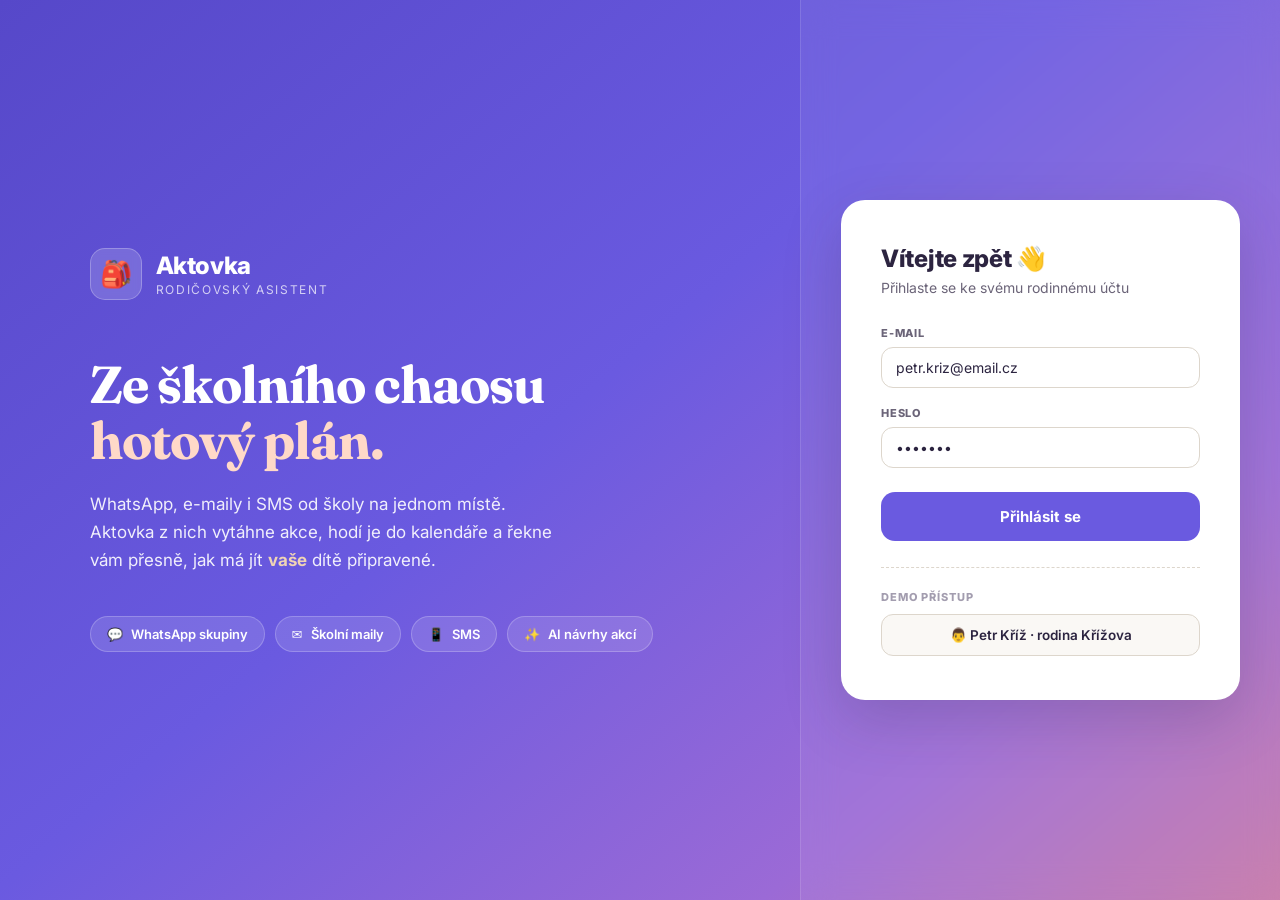
<file: index.html>
<!DOCTYPE html>
<html lang="cs">
<head>
  <meta charset="UTF-8" />
  <meta name="viewport" content="width=device-width, initial-scale=1.0, viewport-fit=cover" />
  <title>Aktovka – škola bez chaosu</title>

  <!-- PWA -->
  <link rel="manifest" href="manifest.webmanifest" />
  <meta name="theme-color" content="#ffffff" />
  <meta name="description" content="WhatsApp, e-maily i SMS od školy na jednom místě. Aktovka z nich vytáhne akce a hodí je do kalendáře." />
  <link rel="apple-touch-icon" href="apple-touch-icon.png" />
  <link rel="icon" type="image/png" href="icon-192.png" />
  <meta name="apple-mobile-web-app-capable" content="yes" />
  <meta name="mobile-web-app-capable" content="yes" />
  <meta name="apple-mobile-web-app-status-bar-style" content="default" />
  <meta name="apple-mobile-web-app-title" content="Aktovka" />

  <link rel="preconnect" href="https://fonts.googleapis.com" />
  <link href="https://fonts.googleapis.com/css2?family=Inter:wght@400;500;600;700;800;900&family=Fraunces:opsz,wght@9..144,600;9..144,700&display=swap" rel="stylesheet" />
  <link rel="stylesheet" href="style.css" />
</head>
<body>

<!-- ═══════════════════════════════════════════════════
     LOGIN
═══════════════════════════════════════════════════ -->
<div id="login-screen" class="login-wrap">
  <div class="login-left">
    <div class="login-brand">
      <div class="login-logo">🎒</div>
      <div>
        <div class="login-brand-name">Aktovka</div>
        <div class="login-brand-sub">rodičovský asistent</div>
      </div>
    </div>
    <div class="login-hero">
      <h1>Ze školního chaosu<br><span>hotový plán.</span></h1>
      <p>WhatsApp, e-maily i SMS od školy na jednom místě. Aktovka z nich vytáhne akce, hodí je do kalendáře a řekne vám přesně, jak má jít <em>vaše</em> dítě připravené.</p>
    </div>
    <div class="login-pills">
      <div class="login-pill"><span>💬</span> WhatsApp skupiny</div>
      <div class="login-pill"><span>✉️</span> Školní maily</div>
      <div class="login-pill"><span>📱</span> SMS</div>
      <div class="login-pill"><span>✨</span> AI návrhy akcí</div>
    </div>
  </div>

  <div class="login-right">
    <div class="login-card">
      <h2>Vítejte zpět 👋</h2>
      <p>Přihlaste se ke svému rodinnému účtu</p>

      <form id="login-form">
        <div class="form-group">
          <label>E-mail</label>
          <input type="text" id="lu" placeholder="petr.kriz@email.cz" autocomplete="username" />
        </div>
        <div class="form-group">
          <label>Heslo</label>
          <input type="password" id="lp" placeholder="••••••••••" autocomplete="current-password" />
        </div>
        <div id="login-error" class="login-error hidden">Nesprávné přihlašovací údaje.</div>
        <button type="submit" class="btn-login">Přihlásit se</button>
      </form>

      <div class="demo-hint">
        <p>Demo přístup</p>
        <button class="demo-btn" onclick="fillLogin('petr.kriz@email.cz','aktovka')">👨 Petr Kříž · rodina Křížova</button>
      </div>
    </div>
  </div>
</div>

<!-- ═══════════════════════════════════════════════════
     ONBOARDING (průvodce připojením)
═══════════════════════════════════════════════════ -->
<div id="onboarding" class="onb hidden"></div>

<!-- ═══════════════════════════════════════════════════
     APP
═══════════════════════════════════════════════════ -->
<div id="app" class="app hidden">
  <header id="topbar" class="topbar"></header>
  <aside class="sidebar" id="sidebar"></aside>
  <main class="main" id="main"></main>
  <nav id="tabbar" class="tabbar"></nav>
</div>

<!-- Drawer pro detail akce -->
<div id="drawer-overlay" class="drawer-overlay hidden" onclick="if(event.target===this)closeDrawer()">
  <div class="drawer" id="drawer"></div>
</div>

<!-- Instalační pruh (PWA) -->
<div id="install-pill" class="install-pill hidden"></div>

<!-- Toasty -->
<div class="toast-wrap" id="toast-wrap"></div>

<script src="data.js"></script>
<script src="app.js"></script>
<script>
  if ('serviceWorker' in navigator) {
    window.addEventListener('load', () => navigator.serviceWorker.register('sw.js').catch(() => {}));
  }
</script>
</body>
</html>
</file>
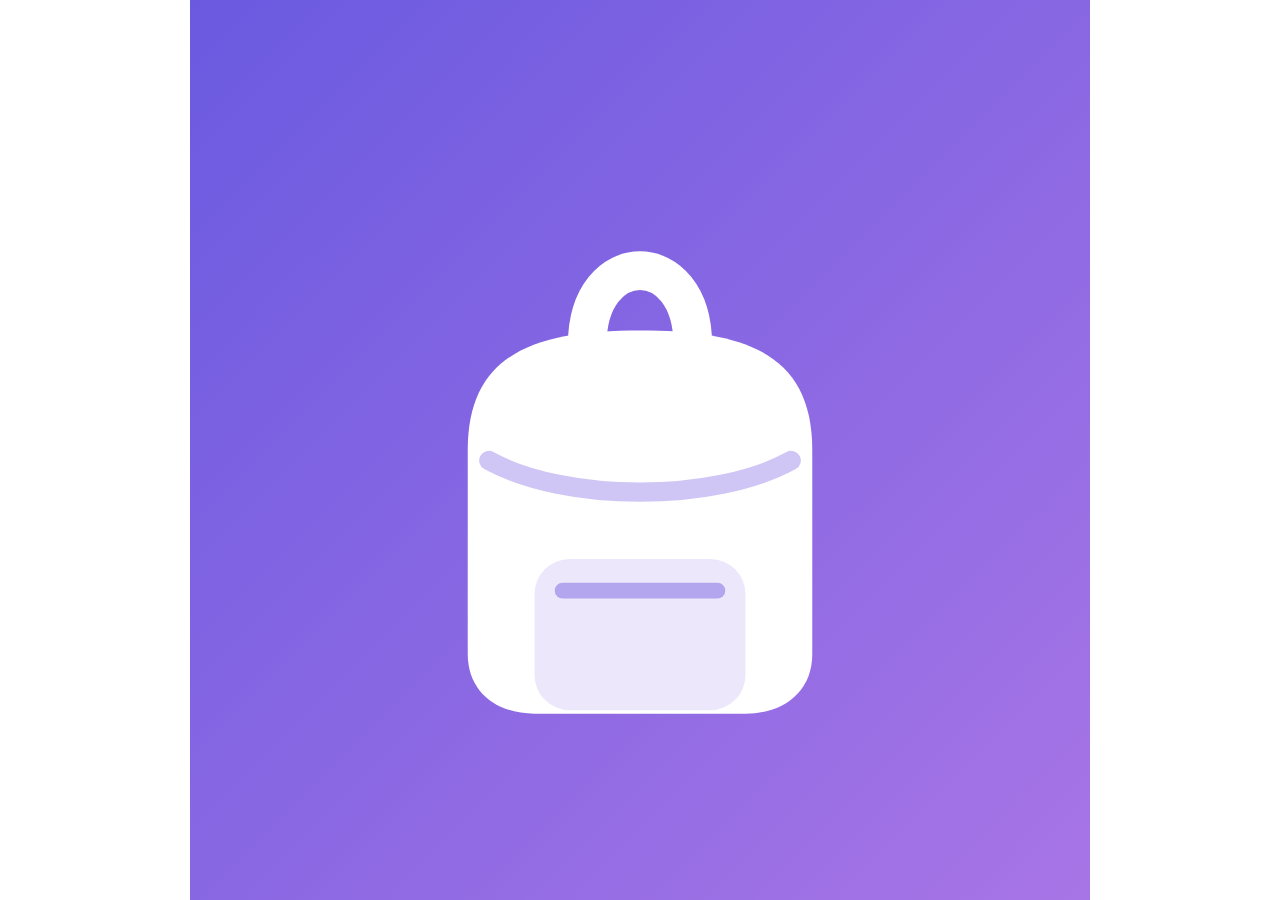
<file: icon-src.html>
<!DOCTYPE html>
<html><head><meta charset="utf-8"><style>
  html,body{margin:0;padding:0;overflow:hidden;width:100vw;height:100vh}
  svg{display:block;width:100vw;height:100vh}
</style></head><body>
<svg viewBox="0 0 512 512" xmlns="http://www.w3.org/2000/svg">
  <defs>
    <linearGradient id="bg" x1="0" y1="0" x2="1" y2="1">
      <stop offset="0" stop-color="#6a5ae0"/>
      <stop offset="1" stop-color="#a875e6"/>
    </linearGradient>
  </defs>
  <rect width="512" height="512" fill="url(#bg)"/>
  <!-- horní ouško -->
  <path d="M226 196 C226 140 286 140 286 196" fill="none" stroke="#ffffff" stroke-width="22" stroke-linecap="round"/>
  <!-- tělo batohu -->
  <path d="M158 256 C158 200 198 188 256 188 C314 188 354 200 354 256 L354 372 C354 394 337 406 316 406 L196 406 C175 406 158 394 158 372 Z" fill="#ffffff"/>
  <!-- klopa -->
  <path d="M170 262 C214 286 298 286 342 262" fill="none" stroke="#cfc6f5" stroke-width="11" stroke-linecap="round"/>
  <!-- přední kapsa -->
  <rect x="196" y="318" width="120" height="86" rx="20" fill="#ece7fb"/>
  <!-- zip kapsy -->
  <path d="M212 336 L300 336" stroke="#b3a6ef" stroke-width="9" stroke-linecap="round"/>
</svg>
</body></html>
</file>
<file: style.css>
/* ═══════════════════════════════════════════════════════════════
   AKTOVKA – Design system
   Teplý, přátelský, důvěryhodný. Pro rodiče, ne power usery.
═══════════════════════════════════════════════════════════════ */
*, *::before, *::after { box-sizing: border-box; margin: 0; padding: 0; }

:root {
  /* Brand – „hroznová" fialová + korálový akcent */
  --brand:      #6a5ae0;
  --brand-deep: #4e3fc4;
  --brand-soft: #efedfd;
  --brand-soft2:#e3dffb;
  --coral:      #ff7a59;
  --coral-deep: #f2613f;
  --amber:      #f5a623;

  /* Kanály */
  --wa:   #25d366;  --wa-bg:   #e7f9ee;
  --mail: #2f6fed;  --mail-bg: #e8f0fe;
  --sms:  #8b5cf6;  --sms-bg:  #f1ecfe;

  /* Sémantika */
  --ok:       #16a34a;  --ok-bg:   #e9f9ef;
  --warn:     #d97706;  --warn-bg: #fff6e6;
  --danger:   #e11d48;  --danger-bg:#ffeef1;

  /* Plochy – krémové, teplé */
  --bg:       #f5f2ee;
  --bg2:      #efeae3;
  --surface:  #ffffff;
  --surface2: #faf8f5;
  --border:   #ece7e0;
  --border2:  #ddd6cc;
  --text:     #2c2440;
  --text-2:   #6b6478;
  --text-3:   #a39daf;

  --radius:    18px;
  --radius-sm: 12px;
  --radius-xs: 9px;
  --shadow-sm: 0 1px 3px rgba(44,36,64,.06);
  --shadow:    0 6px 22px rgba(44,36,64,.09);
  --shadow-lg: 0 20px 60px rgba(44,36,64,.20);
  --sidebar-w: 256px;
}

html { font-family: 'Inter', system-ui, -apple-system, sans-serif; font-size: 14px; }
body { background: var(--bg); color: var(--text); min-height: 100vh; -webkit-font-smoothing: antialiased; }
.hidden { display: none !important; }
button { cursor: pointer; font-family: inherit; border: none; background: none; color: inherit; }
.serif { font-family: 'Fraunces', Georgia, serif; }
::-webkit-scrollbar { width: 10px; height: 10px; }
::-webkit-scrollbar-thumb { background: #d8d1c7; border-radius: 6px; border: 3px solid transparent; background-clip: padding-box; }
::-webkit-scrollbar-thumb:hover { background: #c4bcae; background-clip: padding-box; }

input, textarea, select {
  font-family: inherit; font-size: 14px; border: 1.5px solid var(--border2);
  border-radius: var(--radius-sm); padding: 11px 14px; outline: none;
  background: var(--surface); color: var(--text); width: 100%;
  transition: border-color .2s, box-shadow .2s;
}
input:focus, textarea:focus { border-color: var(--brand); box-shadow: 0 0 0 4px rgba(106,90,224,.13); }

/* ═══════════════════════════════════════════ LOGIN ═══ */
.login-wrap { min-height: 100vh; display: flex; background: linear-gradient(140deg, #5648c9 0%, #6a5ae0 45%, #9b6ad6 78%, #ff8a6a 130%); }
.login-left { flex: 1; display: flex; flex-direction: column; justify-content: center; padding: 64px 7vw; color: #fff; }
.login-brand { display: flex; align-items: center; gap: 14px; margin-bottom: 56px; }
.login-logo { width: 52px; height: 52px; background: rgba(255,255,255,.16); border: 1px solid rgba(255,255,255,.25); border-radius: 15px; display: grid; place-items: center; font-size: 26px; backdrop-filter: blur(4px); }
.login-brand-name { font-size: 24px; font-weight: 800; letter-spacing: -.4px; }
.login-brand-sub { font-size: 12px; opacity: .72; text-transform: uppercase; letter-spacing: .14em; margin-top: 2px; }
.login-hero h1 { font-family: 'Fraunces', serif; font-size: 52px; font-weight: 700; line-height: 1.08; letter-spacing: -1px; }
.login-hero h1 span { color: #ffd9c8; }
.login-hero p { margin-top: 22px; font-size: 17px; line-height: 1.65; opacity: .9; max-width: 480px; }
.login-hero p em { font-style: normal; font-weight: 700; color: #ffe2b0; }
.login-pills { display: flex; gap: 10px; margin-top: 42px; flex-wrap: wrap; }
.login-pill { padding: 9px 16px; border-radius: 999px; font-size: 13px; font-weight: 600; background: rgba(255,255,255,.12); border: 1px solid rgba(255,255,255,.22); color: #fff; display: flex; align-items: center; gap: 8px; }

.login-right { width: 480px; flex-shrink: 0; display: flex; align-items: center; justify-content: center; padding: 40px; background: rgba(255,255,255,.07); backdrop-filter: blur(16px); border-left: 1px solid rgba(255,255,255,.12); }
.login-card { background: var(--surface); border-radius: 24px; padding: 44px 40px; width: 100%; box-shadow: var(--shadow-lg); }
.login-card h2 { font-size: 24px; font-weight: 800; letter-spacing: -.3px; }
.login-card > p { color: var(--text-2); font-size: 14px; margin: 6px 0 30px; }
.form-group { margin-bottom: 18px; }
.form-group label { display: block; font-size: 11px; font-weight: 800; color: var(--text-2); margin-bottom: 7px; letter-spacing: .07em; text-transform: uppercase; }
.login-error { background: var(--danger-bg); color: var(--danger); border-radius: var(--radius-sm); padding: 11px 14px; font-size: 13px; margin-bottom: 14px; }
.btn-login { width: 100%; padding: 15px; background: var(--brand); color: #fff; border-radius: 14px; font-size: 15px; font-weight: 700; transition: all .2s; margin-top: 6px; }
.btn-login:hover { background: var(--brand-deep); transform: translateY(-1px); box-shadow: 0 10px 26px rgba(106,90,224,.4); }
.demo-hint { margin-top: 26px; padding-top: 22px; border-top: 1px dashed var(--border2); }
.demo-hint p { font-size: 11px; font-weight: 800; color: var(--text-3); text-transform: uppercase; letter-spacing: .08em; margin-bottom: 10px; }
.demo-btn { width: 100%; padding: 12px; border-radius: var(--radius-sm); border: 1.5px solid var(--border2); background: var(--surface2); font-weight: 600; font-size: 13.5px; transition: all .15s; }
.demo-btn:hover { border-color: var(--brand); background: var(--brand-soft); color: var(--brand-deep); }

/* ═══════════════════════════════════════════ APP SHELL ═══ */
.app { display: flex; height: 100vh; overflow: hidden; }

.sidebar { width: var(--sidebar-w); flex-shrink: 0; background: var(--surface); border-right: 1px solid var(--border); display: flex; flex-direction: column; padding: 20px 16px; }
.sb-brand { display: flex; align-items: center; gap: 11px; padding: 4px 8px 22px; }
.sb-logo { width: 40px; height: 40px; border-radius: 12px; background: linear-gradient(135deg, var(--brand), #9b6ad6); display: grid; place-items: center; font-size: 21px; box-shadow: 0 4px 12px rgba(106,90,224,.35); }
.sb-name { font-size: 18px; font-weight: 800; letter-spacing: -.3px; }
.sb-name small { display: block; font-size: 10px; font-weight: 700; color: var(--text-3); text-transform: uppercase; letter-spacing: .12em; }

.sb-nav { display: flex; flex-direction: column; gap: 3px; margin-top: 8px; }
.sb-item { display: flex; align-items: center; gap: 12px; padding: 11px 12px; border-radius: var(--radius-sm); font-weight: 600; font-size: 14.5px; color: var(--text-2); transition: all .15s; position: relative; }
.sb-item:hover { background: var(--surface2); color: var(--text); }
.sb-item.active { background: var(--brand-soft); color: var(--brand-deep); }
.sb-item .ic { font-size: 18px; width: 22px; text-align: center; }
.sb-item .badge { margin-left: auto; background: var(--coral); color: #fff; font-size: 11px; font-weight: 800; padding: 1px 8px; border-radius: 999px; }
.sb-item.active .badge { background: var(--brand); }

.sb-kids { margin-top: 24px; }
.sb-section-t { font-size: 10px; font-weight: 800; color: var(--text-3); text-transform: uppercase; letter-spacing: .12em; padding: 0 12px 8px; }
.sb-kid { display: flex; align-items: center; gap: 10px; padding: 8px 12px; border-radius: var(--radius-sm); cursor: pointer; transition: background .15s; }
.sb-kid:hover { background: var(--surface2); }
.sb-kid.active { background: var(--surface2); box-shadow: inset 3px 0 0 var(--kidc, var(--brand)); }
.sb-kid .av { width: 30px; height: 30px; border-radius: 9px; display: grid; place-items: center; font-size: 17px; background: var(--surface); border: 1.5px solid var(--border2); }
.sb-kid .nm { font-weight: 600; font-size: 14px; }
.sb-kid .cl { font-size: 11px; color: var(--text-3); }
.sb-kid.dim { opacity: .55; }

.sb-foot { margin-top: auto; display: flex; align-items: center; gap: 11px; padding: 12px; border-top: 1px solid var(--border); }
.sb-avatar { width: 36px; height: 36px; border-radius: 11px; background: var(--brand); color: #fff; display: grid; place-items: center; font-weight: 800; font-size: 13px; }
.sb-foot .nm { font-weight: 700; font-size: 13.5px; }
.sb-foot .rl { font-size: 11px; color: var(--text-3); }

/* ═══════════════════════════════════════════ MAIN ═══ */
.main { flex: 1; overflow-y: auto; }
.page { max-width: 1080px; margin: 0 auto; padding: 36px 40px 80px; }
.page-head { margin-bottom: 26px; }
.page-head h1 { font-family: 'Fraunces', serif; font-size: 32px; font-weight: 700; letter-spacing: -.5px; }
.page-head p { color: var(--text-2); margin-top: 5px; font-size: 14.5px; }
.hello-row { display: flex; align-items: flex-end; justify-content: space-between; gap: 20px; flex-wrap: wrap; }

/* filtr dětí (chips) */
.kidfilter { display: flex; gap: 8px; }
.kf { display: flex; align-items: center; gap: 7px; padding: 7px 14px 7px 9px; border-radius: 999px; border: 1.5px solid var(--border2); background: var(--surface); font-weight: 600; font-size: 13px; color: var(--text-2); transition: all .15s; }
.kf .e { font-size: 16px; }
.kf:hover { border-color: var(--brand); }
.kf.active { background: var(--text); color: #fff; border-color: var(--text); }

/* ── Karty / mřížky ── */
.grid-stats { display: grid; grid-template-columns: repeat(4, 1fr); gap: 14px; margin-bottom: 28px; }
.stat { background: var(--surface); border: 1px solid var(--border); border-radius: var(--radius); padding: 18px; box-shadow: var(--shadow-sm); }
.stat .n { font-size: 30px; font-weight: 800; letter-spacing: -1px; line-height: 1; }
.stat .l { color: var(--text-2); font-size: 13px; margin-top: 7px; font-weight: 500; }
.stat .ic { font-size: 20px; float: right; opacity: .9; }
.stat.accent { background: linear-gradient(135deg, var(--brand), #8a6ce0); border: none; color: #fff; }
.stat.accent .l { color: rgba(255,255,255,.85); }

.section-t2 { display: flex; align-items: center; gap: 9px; font-size: 13px; font-weight: 800; color: var(--text-2); text-transform: uppercase; letter-spacing: .07em; margin: 30px 0 14px; }
.section-t2 .cnt { background: var(--bg2); color: var(--text-2); border-radius: 999px; padding: 1px 9px; font-size: 12px; }

/* ── Event card (řádek akce) ── */
.ev { display: flex; align-items: stretch; gap: 0; background: var(--surface); border: 1px solid var(--border); border-radius: var(--radius); margin-bottom: 12px; box-shadow: var(--shadow-sm); overflow: hidden; cursor: pointer; transition: transform .12s, box-shadow .2s; }
.ev:hover { transform: translateY(-2px); box-shadow: var(--shadow); }
.ev-date { flex-shrink: 0; width: 78px; display: flex; flex-direction: column; align-items: center; justify-content: center; background: var(--surface2); border-right: 1px solid var(--border); padding: 14px 0; }
.ev-date .d { font-size: 26px; font-weight: 800; line-height: 1; letter-spacing: -1px; }
.ev-date .m { font-size: 11px; font-weight: 700; color: var(--text-3); text-transform: uppercase; margin-top: 3px; }
.ev-date .wd { font-size: 11px; color: var(--text-3); margin-top: 1px; }
.ev-body { flex: 1; padding: 14px 16px; min-width: 0; }
.ev-top { display: flex; align-items: center; gap: 8px; margin-bottom: 5px; flex-wrap: wrap; }
.ev-cat { display: inline-flex; align-items: center; gap: 5px; font-size: 11.5px; font-weight: 700; padding: 2px 9px; border-radius: 999px; }
.ev-title { font-weight: 700; font-size: 16px; letter-spacing: -.2px; }
.ev-meta { display: flex; gap: 14px; flex-wrap: wrap; color: var(--text-2); font-size: 13px; margin-top: 7px; }
.ev-meta span { display: inline-flex; align-items: center; gap: 5px; }
.ev-kids { display: flex; gap: 4px; align-items: center; }
.ev-kid { width: 24px; height: 24px; border-radius: 7px; display: grid; place-items: center; font-size: 14px; background: var(--surface2); border: 1.5px solid var(--border2); }
.ev-right { flex-shrink: 0; display: flex; flex-direction: column; align-items: flex-end; justify-content: center; padding: 14px 16px; gap: 8px; border-left: 1px solid var(--border); }
.ev-chip { font-size: 11px; font-weight: 800; padding: 4px 10px; border-radius: 999px; white-space: nowrap; }
.chip-new { background: var(--coral); color: #fff; animation: pulseChip 1.8s infinite; }
.chip-confirm { background: var(--warn-bg); color: var(--warn); }
.chip-ok { background: var(--ok-bg); color: var(--ok); }
.chip-pay { background: var(--danger-bg); color: var(--danger); }
@keyframes pulseChip { 0%,100% { box-shadow: 0 0 0 0 rgba(255,122,89,.45); } 50% { box-shadow: 0 0 0 6px rgba(255,122,89,0); } }

/* ── Todo / k vyřízení ── */
.todo-card { background: var(--surface); border: 1px solid var(--border); border-radius: var(--radius); padding: 6px 4px; box-shadow: var(--shadow-sm); }
.todo-row { display: flex; align-items: center; gap: 12px; padding: 12px 14px; border-radius: var(--radius-sm); transition: background .12s; }
.todo-row:hover { background: var(--surface2); }
.todo-row + .todo-row { border-top: 1px solid var(--border); }
.tick { width: 22px; height: 22px; border-radius: 7px; border: 2px solid var(--border2); flex-shrink: 0; display: grid; place-items: center; cursor: pointer; transition: all .15s; font-size: 13px; color: transparent; }
.tick:hover { border-color: var(--brand); }
.tick.on { background: var(--ok); border-color: var(--ok); color: #fff; }
.todo-row .tl { font-weight: 600; font-size: 14px; }
.todo-row.done .tl { text-decoration: line-through; color: var(--text-3); }
.todo-row .for { margin-left: auto; display: flex; align-items: center; gap: 6px; font-size: 12px; color: var(--text-3); }
.todo-row .for .e { font-size: 15px; }

/* ═══════════════════════════════════════════ SCHRÁNKA ═══ */
.inbox-tabs { display: flex; gap: 8px; margin-bottom: 18px; }
.itab { padding: 9px 16px; border-radius: 999px; border: 1.5px solid var(--border2); background: var(--surface); font-weight: 600; font-size: 13px; color: var(--text-2); display: flex; align-items: center; gap: 7px; transition: all .15s; }
.itab:hover { border-color: var(--brand); }
.itab.active { background: var(--brand); color: #fff; border-color: var(--brand); }
.itab .c { background: rgba(0,0,0,.08); border-radius: 999px; padding: 0 7px; font-size: 11px; }
.itab.active .c { background: rgba(255,255,255,.25); }

.msg { display: flex; gap: 14px; background: var(--surface); border: 1px solid var(--border); border-radius: var(--radius); padding: 16px 18px; margin-bottom: 11px; box-shadow: var(--shadow-sm); cursor: pointer; transition: transform .12s, box-shadow .2s; position: relative; }
.msg:hover { transform: translateY(-2px); box-shadow: var(--shadow); }
.msg.unread { border-color: var(--brand-soft2); }
.msg.unread::before { content: ''; position: absolute; left: 0; top: 18px; bottom: 18px; width: 3px; background: var(--brand); border-radius: 0 3px 3px 0; }
.msg-av { width: 46px; height: 46px; border-radius: 13px; flex-shrink: 0; display: grid; place-items: center; font-weight: 800; font-size: 15px; color: #fff; position: relative; }
.msg-av .ch { position: absolute; right: -4px; bottom: -4px; width: 22px; height: 22px; border-radius: 7px; display: grid; place-items: center; font-size: 11px; background: var(--surface); box-shadow: var(--shadow-sm); }
.msg-main { flex: 1; min-width: 0; }
.msg-top { display: flex; align-items: center; gap: 8px; }
.msg-from { font-weight: 700; font-size: 14.5px; }
.msg-cat { font-size: 11px; padding: 1px 8px; border-radius: 999px; font-weight: 700; }
.msg-time { margin-left: auto; font-size: 12px; color: var(--text-3); white-space: nowrap; }
.msg-meta { font-size: 12px; color: var(--text-3); margin-top: 1px; }
.msg-subj { font-weight: 600; font-size: 14px; margin-top: 7px; }
.msg-prev { color: var(--text-2); font-size: 13.5px; margin-top: 3px; line-height: 1.5; display: -webkit-box; -webkit-line-clamp: 2; -webkit-box-orient: vertical; overflow: hidden; }
.msg-foot { display: flex; align-items: center; gap: 9px; margin-top: 11px; flex-wrap: wrap; }
.ai-chip { display: inline-flex; align-items: center; gap: 6px; font-size: 12px; font-weight: 700; padding: 5px 11px; border-radius: 999px; background: var(--brand-soft); color: var(--brand-deep); }
.ai-chip.none { background: var(--bg2); color: var(--text-3); }
.btn-recognize { font-size: 12.5px; font-weight: 700; padding: 6px 14px; border-radius: 999px; background: var(--brand); color: #fff; transition: all .15s; }
.btn-recognize:hover { background: var(--brand-deep); transform: translateY(-1px); }

/* ── Message detail (rozklikntá zpráva + extrakce) ── */
.md-back { display: inline-flex; align-items: center; gap: 7px; font-weight: 600; font-size: 13.5px; color: var(--text-2); margin-bottom: 18px; padding: 7px 13px; border-radius: 999px; transition: all .15s; }
.md-back:hover { background: var(--surface); color: var(--text); }
.md-split { display: grid; grid-template-columns: 1fr 1fr; gap: 20px; align-items: start; }
@media (max-width: 980px) { .md-split { grid-template-columns: 1fr; } }

.md-orig { background: var(--surface); border: 1px solid var(--border); border-radius: var(--radius); box-shadow: var(--shadow-sm); overflow: hidden; }
.md-orig-head { padding: 18px 20px; border-bottom: 1px solid var(--border); display: flex; gap: 13px; align-items: center; }
.md-orig-head .msg-av { width: 42px; height: 42px; }
.md-orig-body { padding: 20px; }
.md-subj { font-size: 17px; font-weight: 700; margin-bottom: 12px; }
.md-text { white-space: pre-wrap; line-height: 1.7; font-size: 13.5px; color: var(--text); }
.md-text mark { background: linear-gradient(180deg, transparent 58%, rgba(106,90,224,.28) 58%); color: var(--brand-deep); font-weight: 600; padding: 0 1px; border-radius: 2px; }

.md-extract { background: var(--surface); border: 1px solid var(--border); border-radius: var(--radius); box-shadow: var(--shadow); overflow: hidden; position: sticky; top: 20px; }
.md-ex-head { padding: 16px 20px; background: linear-gradient(135deg, var(--brand-soft), var(--brand-soft2)); border-bottom: 1px solid var(--border); display: flex; align-items: center; gap: 10px; }
.md-ex-head .spark { width: 32px; height: 32px; border-radius: 10px; background: var(--brand); color: #fff; display: grid; place-items: center; font-size: 16px; }
.md-ex-head .t { font-weight: 800; font-size: 14px; }
.md-ex-head .s { font-size: 11.5px; color: var(--brand-deep); opacity: .8; }
.md-ex-head .conf { margin-left: auto; font-size: 11px; font-weight: 800; color: var(--brand-deep); background: rgba(255,255,255,.7); padding: 4px 10px; border-radius: 999px; }
.md-ex-body { padding: 8px 0; }
.empty-extract { padding: 40px 24px; text-align: center; color: var(--text-3); }
.empty-extract .big { font-size: 40px; margin-bottom: 10px; }

/* ── Detail field rows (sdílené v drawer i extrakci) ── */
.fld { display: flex; gap: 13px; padding: 13px 20px; align-items: flex-start; }
.fld + .fld { border-top: 1px solid var(--border); }
.fld .fi { width: 30px; height: 30px; border-radius: 9px; background: var(--surface2); display: grid; place-items: center; font-size: 15px; flex-shrink: 0; }
.fld .fc { flex: 1; min-width: 0; }
.fld .fk { font-size: 11px; font-weight: 800; color: var(--text-3); text-transform: uppercase; letter-spacing: .06em; }
.fld .fv { font-weight: 600; font-size: 14px; margin-top: 2px; }
.fld .fv.lg { font-size: 16px; }

/* per-child personalizace */
.pc { margin: 4px 20px 14px; border: 1.5px solid var(--border); border-radius: var(--radius-sm); overflow: hidden; }
.pc-row { padding: 12px 14px; display: flex; gap: 11px; }
.pc-row + .pc-row { border-top: 1px solid var(--border); }
.pc-av { width: 34px; height: 34px; border-radius: 10px; display: grid; place-items: center; font-size: 18px; flex-shrink: 0; background: var(--surface2); border: 1.5px solid var(--kidc, var(--border2)); }
.pc-info { flex: 1; min-width: 0; }
.pc-name { font-weight: 800; font-size: 13.5px; }
.pc-name .cl { font-weight: 600; color: var(--text-3); font-size: 12px; margin-left: 5px; }
.pc-lines { margin-top: 6px; display: flex; flex-direction: column; gap: 4px; }
.pc-line { font-size: 13px; color: var(--text-2); display: flex; gap: 7px; align-items: baseline; }
.pc-line b { color: var(--text); font-weight: 700; }
.pc-line .k { font-size: 11px; color: var(--text-3); min-width: 56px; flex-shrink: 0; text-transform: uppercase; letter-spacing: .04em; font-weight: 700; }
.tag-ret { font-size: 10px; font-weight: 800; padding: 1px 7px; border-radius: 999px; margin-left: 6px; }
.tag-ret.driv { background: var(--ok-bg); color: var(--ok); }
.tag-ret.poz { background: var(--warn-bg); color: var(--warn); }

/* checklist v detailu */
.chk { display: flex; flex-wrap: wrap; gap: 7px; padding: 4px 20px 14px; }
.chk span { font-size: 12.5px; font-weight: 600; padding: 6px 12px; border-radius: 999px; background: var(--surface2); border: 1px solid var(--border); display: inline-flex; align-items: center; gap: 6px; }

.md-actions { padding: 16px 20px; border-top: 1px solid var(--border); display: flex; gap: 10px; background: var(--surface2); }
.btn { padding: 12px 18px; border-radius: 12px; font-weight: 700; font-size: 14px; transition: all .15s; display: inline-flex; align-items: center; justify-content: center; gap: 8px; }
.btn-primary { background: var(--brand); color: #fff; flex: 1; }
.btn-primary:hover { background: var(--brand-deep); transform: translateY(-1px); box-shadow: 0 8px 20px rgba(106,90,224,.35); }
.btn-ghost { background: var(--surface); border: 1.5px solid var(--border2); color: var(--text); }
.btn-ghost:hover { border-color: var(--brand); color: var(--brand-deep); }
.btn-primary.done { background: var(--ok); }

/* AI „přemýšlí" animace */
.thinking { padding: 50px 24px; text-align: center; }
.thinking .orb { width: 60px; height: 60px; margin: 0 auto 18px; border-radius: 50%; background: conic-gradient(from 0deg, var(--brand), var(--coral), #9b6ad6, var(--brand)); animation: spin 1s linear infinite; display: grid; place-items: center; }
.thinking .orb::after { content: '✨'; font-size: 22px; background: var(--surface); width: 44px; height: 44px; border-radius: 50%; display: grid; place-items: center; }
.thinking .tt { font-weight: 700; font-size: 15px; }
.thinking .ts { color: var(--text-2); font-size: 13px; margin-top: 6px; min-height: 18px; }
@keyframes spin { to { transform: rotate(360deg); } }

/* ═══════════════════════════════════════════ KALENDÁŘ ═══ */
.cal-head { display: flex; align-items: center; gap: 14px; margin-bottom: 18px; }
.cal-title { font-family: 'Fraunces', serif; font-size: 24px; font-weight: 700; min-width: 200px; }
.cal-nav { display: flex; gap: 6px; }
.cal-nav button { width: 38px; height: 38px; border-radius: 11px; border: 1.5px solid var(--border2); background: var(--surface); font-size: 16px; font-weight: 700; color: var(--text-2); transition: all .15s; }
.cal-nav button:hover { border-color: var(--brand); color: var(--brand-deep); }
.cal-toggle { margin-left: auto; display: flex; background: var(--surface); border: 1.5px solid var(--border2); border-radius: 11px; overflow: hidden; }
.cal-toggle button { padding: 8px 16px; font-weight: 700; font-size: 13px; color: var(--text-2); }
.cal-toggle button.active { background: var(--brand); color: #fff; }

.cal-grid { background: var(--surface); border: 1px solid var(--border); border-radius: var(--radius); overflow: hidden; box-shadow: var(--shadow-sm); }
.cal-wd { display: grid; grid-template-columns: repeat(7, 1fr); border-bottom: 1px solid var(--border); }
.cal-wd div { padding: 11px 0; text-align: center; font-size: 11px; font-weight: 800; color: var(--text-3); text-transform: uppercase; letter-spacing: .06em; }
.cal-days { display: grid; grid-template-columns: repeat(7, 1fr); }
.cal-cell { min-height: 104px; border-right: 1px solid var(--border); border-bottom: 1px solid var(--border); padding: 8px; position: relative; transition: background .12s; }
.cal-cell:nth-child(7n) { border-right: none; }
.cal-cell.out { background: var(--surface2); }
.cal-cell.today { background: var(--brand-soft); }
.cal-dn { font-size: 13px; font-weight: 700; color: var(--text-2); }
.cal-cell.out .cal-dn { color: var(--text-3); opacity: .6; }
.cal-cell.today .cal-dn { background: var(--brand); color: #fff; width: 24px; height: 24px; border-radius: 50%; display: grid; place-items: center; }
.cal-ev { font-size: 11.5px; font-weight: 600; padding: 3px 7px; border-radius: 7px; margin-top: 4px; cursor: pointer; white-space: nowrap; overflow: hidden; text-overflow: ellipsis; display: flex; align-items: center; gap: 4px; transition: transform .1s; }
.cal-ev:hover { transform: translateX(2px); }
.cal-more { font-size: 10.5px; color: var(--text-3); font-weight: 700; margin-top: 3px; padding-left: 7px; }

/* agenda list */
.agenda-day { margin-bottom: 22px; }
.agenda-dh { display: flex; align-items: baseline; gap: 10px; margin-bottom: 10px; padding-left: 2px; }
.agenda-dh .dd { font-size: 22px; font-weight: 800; letter-spacing: -.5px; }
.agenda-dh .dw { font-size: 13px; color: var(--text-2); font-weight: 600; }
.agenda-dh .rel { margin-left: auto; font-size: 12px; font-weight: 700; color: var(--brand-deep); background: var(--brand-soft); padding: 3px 10px; border-radius: 999px; }

/* ═══════════════════════════════════════════ DĚTI ═══ */
.kids-grid { display: grid; grid-template-columns: repeat(auto-fill, minmax(300px, 1fr)); gap: 16px; }
.kid-card { background: var(--surface); border: 1px solid var(--border); border-radius: var(--radius); box-shadow: var(--shadow-sm); position: relative; }
.kid-banner { border-radius: var(--radius) var(--radius) 0 0; }
.kid-banner { height: 76px; position: relative; }
.kid-av-lg { position: absolute; left: 22px; bottom: -26px; width: 64px; height: 64px; border-radius: 18px; background: var(--surface); border: 3px solid var(--surface); display: grid; place-items: center; font-size: 34px; box-shadow: var(--shadow-sm); }
.kid-body { padding: 36px 22px 20px; }
.kid-name { font-size: 19px; font-weight: 800; }
.kid-cls { font-size: 13px; color: var(--text-2); margin-top: 2px; }
.kid-stats { display: flex; gap: 22px; margin-top: 16px; padding-top: 16px; border-top: 1px solid var(--border); }
.kid-stats .ks .n { font-size: 22px; font-weight: 800; }
.kid-stats .ks .l { font-size: 11px; color: var(--text-3); font-weight: 600; }
.kid-teacher { margin-top: 14px; font-size: 13px; color: var(--text-2); display: flex; align-items: center; gap: 7px; }
.kid-soon { display: inline-block; margin-top: 12px; font-size: 12px; font-weight: 700; color: var(--ok); background: var(--ok-bg); padding: 4px 11px; border-radius: 999px; }

/* ═══════════════════════════════════════════ DRAWER ═══ */
.drawer-overlay { position: fixed; inset: 0; background: rgba(44,36,64,.45); backdrop-filter: blur(3px); z-index: 60; display: flex; justify-content: flex-end; }
.drawer { width: 460px; max-width: 92vw; height: 100%; background: var(--surface); overflow-y: auto; box-shadow: var(--shadow-lg); animation: slideIn .28s cubic-bezier(.22,1,.36,1); }
@keyframes slideIn { from { transform: translateX(100%); } to { transform: translateX(0); } }
.dr-hero { padding: 22px 22px 20px; color: #fff; position: relative; }
.dr-close { position: absolute; right: 16px; top: 16px; width: 34px; height: 34px; border-radius: 10px; background: rgba(255,255,255,.2); color: #fff; font-size: 16px; display: grid; place-items: center; transition: background .15s; }
.dr-close:hover { background: rgba(255,255,255,.32); }
.dr-cat { display: inline-flex; align-items: center; gap: 6px; font-size: 12px; font-weight: 700; background: rgba(255,255,255,.22); padding: 4px 11px; border-radius: 999px; }
.dr-title { font-family: 'Fraunces', serif; font-size: 25px; font-weight: 700; line-height: 1.15; margin: 12px 0 8px; }
.dr-when { font-size: 14px; font-weight: 600; opacity: .95; display: flex; align-items: center; gap: 8px; }
.dr-sum { padding: 16px 20px; font-size: 14px; line-height: 1.6; color: var(--text-2); border-bottom: 1px solid var(--border); }

/* ═══════════════════════════════════════════ TOASTY ═══ */
.toast-wrap { position: fixed; bottom: 26px; left: 50%; transform: translateX(-50%); z-index: 90; display: flex; flex-direction: column; gap: 10px; align-items: center; }
.toast { background: var(--text); color: #fff; padding: 13px 20px; border-radius: 14px; font-weight: 600; font-size: 14px; box-shadow: var(--shadow-lg); display: flex; align-items: center; gap: 11px; animation: toastIn .3s cubic-bezier(.22,1,.36,1); }
.toast .ti { width: 26px; height: 26px; border-radius: 8px; display: grid; place-items: center; font-size: 15px; background: rgba(255,255,255,.16); }
.toast.ok .ti { background: var(--ok); }
@keyframes toastIn { from { opacity: 0; transform: translateY(16px) scale(.96); } to { opacity: 1; transform: translateY(0) scale(1); } }

/* utilitky */
.fade-up { animation: fadeUp .4s cubic-bezier(.22,1,.36,1) both; }
@keyframes fadeUp { from { opacity: 0; transform: translateY(10px); } to { opacity: 1; transform: translateY(0); } }
.empty-state { text-align: center; padding: 70px 20px; color: var(--text-3); }
.empty-state .big { font-size: 52px; margin-bottom: 14px; }
.empty-state h3 { font-size: 18px; color: var(--text-2); font-weight: 700; }

/* ═══════════════════════════════════════════ PŘIPOJENÍ KANÁLŮ ═══ */
.conn-summary { display: flex; align-items: center; gap: 8px; background: var(--surface); border: 1px solid var(--border); border-radius: var(--radius); padding: 16px 22px; box-shadow: var(--shadow-sm); margin-bottom: 22px; }
.cs-item { display: flex; align-items: center; gap: 12px; flex: 1; }
.cs-ic { width: 40px; height: 40px; border-radius: 12px; display: grid; place-items: center; font-size: 19px; flex-shrink: 0; }
.cs-n { font-weight: 800; font-size: 15px; }
.cs-l { font-size: 12.5px; color: var(--text-2); }
.cs-sep { width: 1px; align-self: stretch; background: var(--border); margin: 2px 0; }

.conn-card { background: var(--surface); border: 1px solid var(--border); border-radius: var(--radius); box-shadow: var(--shadow-sm); margin-bottom: 16px; overflow: hidden; }
.conn-head { display: flex; align-items: center; gap: 14px; padding: 18px 20px; }
.conn-icon { width: 48px; height: 48px; border-radius: 14px; display: grid; place-items: center; font-size: 23px; flex-shrink: 0; }
.conn-h-main { flex: 1; min-width: 0; }
.conn-name { font-weight: 800; font-size: 17px; letter-spacing: -.2px; }
.conn-desc { font-size: 13px; color: var(--text-2); margin-top: 2px; }
.conn-status { font-size: 12px; font-weight: 800; padding: 6px 13px; border-radius: 999px; white-space: nowrap; flex-shrink: 0; }
.conn-status.ok { background: var(--ok-bg); color: var(--ok); }
.conn-status.warn { background: var(--warn-bg); color: var(--warn); }
.conn-status.off { background: var(--bg2); color: var(--text-3); }

.conn-methods { border-top: 1px solid var(--border); padding: 6px 8px 10px; }
.conn-method { display: flex; align-items: flex-start; gap: 13px; padding: 14px 14px; border-radius: var(--radius-sm); }
.conn-method + .conn-method { border-top: 1px solid var(--border); }
.cm-ic { width: 34px; height: 34px; border-radius: 10px; background: var(--surface2); border: 1px solid var(--border); display: grid; place-items: center; font-size: 16px; flex-shrink: 0; font-weight: 800; color: var(--text-2); }
.cm-main { flex: 1; min-width: 0; }
.cm-t { font-weight: 700; font-size: 14.5px; display: flex; align-items: center; gap: 8px; }
.cm-tag { font-size: 10.5px; font-weight: 800; text-transform: uppercase; letter-spacing: .05em; background: var(--brand-soft); color: var(--brand-deep); padding: 2px 8px; border-radius: 999px; }
.cm-s { font-size: 13px; color: var(--text-2); margin-top: 3px; line-height: 1.5; }
.cm-s b { color: var(--text); }

.copy-field { display: flex; align-items: center; gap: 8px; margin-top: 10px; background: var(--surface2); border: 1.5px solid var(--border2); border-radius: var(--radius-sm); padding: 5px 6px 5px 14px; max-width: 380px; }
.copy-field code { flex: 1; font-family: 'SF Mono', ui-monospace, monospace; font-size: 13.5px; font-weight: 600; color: var(--brand-deep); }
.copy-btn { background: var(--brand); color: #fff; font-weight: 700; font-size: 12.5px; padding: 7px 14px; border-radius: 8px; transition: all .15s; }
.copy-btn:hover { background: var(--brand-deep); }
.cm-btn { background: var(--surface); border: 1.5px solid var(--border2); color: var(--text); font-weight: 700; font-size: 13px; padding: 9px 16px; border-radius: 10px; flex-shrink: 0; transition: all .15s; }
.cm-btn:hover { border-color: var(--brand); color: var(--brand-deep); }
.conn-add { width: 100%; text-align: left; padding: 12px 14px; color: var(--brand-deep); font-weight: 700; font-size: 13.5px; border-radius: var(--radius-sm); transition: background .12s; }
.conn-add:hover { background: var(--brand-soft); }

/* přepínač */
.sw { width: 46px; height: 27px; border-radius: 999px; background: var(--border2); position: relative; transition: background .2s; flex-shrink: 0; margin-top: 2px; }
.sw.on { background: var(--brand); }
.sw .kn { position: absolute; top: 3px; left: 3px; width: 21px; height: 21px; border-radius: 50%; background: #fff; transition: left .2s cubic-bezier(.22,1,.36,1); box-shadow: 0 1px 3px rgba(0,0,0,.25); }
.sw.on .kn { left: 22px; }

/* sdílení – 3 kroky */
.share-steps { display: flex; align-items: center; gap: 7px; margin-top: 11px; flex-wrap: wrap; }
.ss { display: flex; align-items: center; gap: 7px; background: var(--surface2); border: 1px solid var(--border); border-radius: 999px; padding: 5px 12px 5px 6px; font-size: 12.5px; font-weight: 600; }
.ss-n { width: 18px; height: 18px; border-radius: 50%; background: var(--brand); color: #fff; display: grid; place-items: center; font-size: 11px; font-weight: 800; }
.ss-arr { color: var(--text-3); font-weight: 800; }

.ios-note { display: flex; gap: 8px; background: var(--warn-bg); color: #92600c; border-radius: var(--radius-sm); padding: 11px 14px; font-size: 13px; line-height: 1.5; margin: 8px 6px; }
.privacy-note { display: flex; gap: 9px; align-items: flex-start; background: var(--brand-soft); color: var(--brand-deep); border-radius: var(--radius); padding: 15px 18px; font-size: 13.5px; line-height: 1.55; margin-top: 6px; }
.privacy-note b { font-weight: 800; }

/* ═══════════════════════════════════════════ ONBOARDING ═══ */
.onb { position: fixed; inset: 0; z-index: 70; background: var(--bg); overflow-y: auto; display: flex; justify-content: center; }
.onb-inner { width: 100%; max-width: 460px; min-height: 100%; display: flex; flex-direction: column; padding: 30px 22px calc(26px + env(safe-area-inset-bottom)); }
.onb-brand { display: flex; align-items: center; gap: 11px; margin-bottom: 24px; }
.onb-brand .lg { width: 38px; height: 38px; border-radius: 12px; background: linear-gradient(135deg, var(--brand), #9b6ad6); display: grid; place-items: center; font-size: 20px; box-shadow: 0 4px 12px rgba(106,90,224,.35); }
.onb-brand b { font-size: 18px; font-weight: 800; letter-spacing: -.3px; }
.onb-progress { display: flex; gap: 6px; margin-bottom: 26px; }
.onb-bar { height: 5px; border-radius: 999px; background: var(--bg2); flex: 1; transition: background .3s; }
.onb-bar.on { background: var(--brand); }
.onb-h { font-family: 'Fraunces', serif; font-size: 28px; font-weight: 700; letter-spacing: -.6px; line-height: 1.1; }
.onb-sub { color: var(--text-2); font-size: 15px; margin-top: 9px; line-height: 1.5; }
.onb-sub em { font-style: normal; font-weight: 700; color: var(--brand-deep); }
.onb-body { margin-top: 24px; display: flex; flex-direction: column; gap: 12px; }
.onb-foot { margin-top: auto; padding-top: 26px; display: flex; flex-direction: column; gap: 6px; }
.onb-btn { background: var(--brand); color: #fff; border-radius: 15px; padding: 15px; font-size: 15.5px; font-weight: 700; transition: all .15s; }
.onb-btn:hover { background: var(--brand-deep); transform: translateY(-1px); box-shadow: 0 10px 26px rgba(106,90,224,.4); }
.onb-btn:disabled { opacity: .45; cursor: default; transform: none; box-shadow: none; background: var(--brand); }
.onb-skip { color: var(--text-3); font-size: 13.5px; font-weight: 600; padding: 11px; }
.onb-skip:hover { color: var(--text-2); }

.onb-search { display: flex; align-items: center; gap: 8px; border: 1.5px solid var(--border2); border-radius: 14px; padding: 14px 16px; color: var(--text-3); font-size: 14px; background: var(--surface); }
.onb-school { display: flex; align-items: center; gap: 14px; background: var(--surface); border: 2px solid var(--brand); border-radius: 16px; padding: 15px; box-shadow: var(--shadow-sm); }
.onb-school-ic { width: 46px; height: 46px; border-radius: 13px; background: var(--brand-soft); display: grid; place-items: center; font-size: 23px; flex-shrink: 0; }
.onb-check { width: 26px; height: 26px; border-radius: 50%; background: var(--brand); color: #fff; display: grid; place-items: center; font-size: 14px; font-weight: 800; flex-shrink: 0; }
.onb-badge-ok { display: inline-flex; align-items: center; gap: 5px; background: var(--ok-bg); color: var(--ok); font-size: 12px; font-weight: 800; padding: 4px 11px; border-radius: 999px; white-space: nowrap; }
.onb-note { display: flex; gap: 8px; background: var(--brand-soft); color: var(--brand-deep); border-radius: 13px; padding: 12px 14px; font-size: 13px; line-height: 1.5; }
.onb-note b { font-weight: 800; }

.onb-kid { display: flex; align-items: center; gap: 13px; background: var(--surface); border: 1.5px solid var(--border); border-radius: 15px; padding: 12px 14px; }
.onb-kid-av { width: 40px; height: 40px; border-radius: 12px; display: grid; place-items: center; font-size: 22px; background: var(--surface2); border: 1.5px solid var(--kidc, var(--border2)); flex-shrink: 0; }
.onb-x { width: 30px; height: 30px; border-radius: 9px; color: var(--text-3); font-size: 14px; flex-shrink: 0; transition: all .15s; }
.onb-x:hover { background: var(--danger-bg); color: var(--danger); }
.onb-addrow { border: 1.5px dashed var(--border2); border-radius: 15px; padding: 14px; color: var(--brand-deep); font-weight: 700; font-size: 14.5px; transition: all .15s; }
.onb-addrow:hover { border-color: var(--brand); background: var(--brand-soft); }
.onb-addkid { display: flex; gap: 8px; }
.onb-addkid input { flex: 1; }
.onb-add-go { background: var(--brand); color: #fff; font-weight: 700; font-size: 14px; padding: 0 18px; border-radius: 12px; flex-shrink: 0; }

.onb-conn { display: flex; align-items: center; gap: 13px; background: var(--surface); border: 1.5px solid var(--border); border-radius: 16px; padding: 15px; transition: border-color .2s; }
.onb-conn.ok { border-color: var(--ok); }
.onb-conn-ic { width: 44px; height: 44px; border-radius: 13px; display: grid; place-items: center; font-size: 21px; flex-shrink: 0; }
.onb-conn-t { font-weight: 700; font-size: 15px; }
.onb-conn-s { font-size: 12.5px; color: var(--text-2); margin-top: 1px; }
.onb-conn-btn { background: var(--brand); color: #fff; font-weight: 700; font-size: 13.5px; padding: 10px 16px; border-radius: 11px; flex-shrink: 0; transition: all .15s; }
.onb-conn-btn:hover { background: var(--brand-deep); transform: translateY(-1px); }

.onb-preview { background: var(--surface); border: 1.5px solid var(--brand-soft2); border-radius: 18px; padding: 16px; box-shadow: var(--shadow); }
.onb-prev-top { display: flex; align-items: center; justify-content: space-between; margin-bottom: 9px; }
.onb-prev-cat { font-size: 12px; font-weight: 800; background: #f973161a; color: #c2410c; padding: 3px 10px; border-radius: 999px; }
.onb-prev-conf { font-size: 12px; font-weight: 800; color: var(--brand-deep); }
.onb-prev-title { font-weight: 800; font-size: 17px; letter-spacing: -.2px; }
.onb-prev-when { font-size: 12.5px; color: var(--text-2); margin-top: 6px; line-height: 1.5; }
.onb-prev-kids { display: flex; flex-direction: column; gap: 8px; margin-top: 13px; }
.onb-prev-kid { display: flex; gap: 11px; align-items: flex-start; background: var(--surface2); border: 1px solid var(--border); border-radius: 12px; padding: 10px 12px; font-size: 13px; color: var(--text-2); line-height: 1.45; }
.onb-prev-kid .e { font-size: 20px; flex-shrink: 0; }
.onb-prev-kid b { color: var(--text); font-weight: 800; }

.onb-replay { width: 100%; display: flex; align-items: center; justify-content: center; gap: 8px; background: var(--brand-soft); color: var(--brand-deep); border: 1.5px solid var(--brand-soft2); border-radius: var(--radius); padding: 13px; font-weight: 700; font-size: 14px; margin-bottom: 20px; transition: all .15s; }
.onb-replay:hover { background: var(--brand-soft2); transform: translateY(-1px); }

/* ═══════════════════════════════════════════ INSTALAČNÍ PRUH (PWA) ═══ */
.install-pill { position: fixed; left: 50%; transform: translateX(-50%); bottom: 24px; z-index: 80; background: var(--brand); color: #fff; border-radius: 16px; padding: 10px 10px 10px 16px; box-shadow: var(--shadow-lg); display: flex; align-items: center; gap: 10px; width: max-content; max-width: calc(100vw - 16px); animation: toastIn .35s cubic-bezier(.22,1,.36,1); }
.install-pill .ip-txt { font-weight: 600; font-size: 13px; line-height: 1.3; min-width: 0; }
.install-pill .ip-txt b { font-weight: 800; }
.install-pill .ip-go { background: #fff; color: var(--brand-deep); font-weight: 800; padding: 8px 14px; border-radius: 10px; font-size: 13px; white-space: nowrap; flex-shrink: 0; }
.install-pill .ip-x { width: 28px; height: 28px; border-radius: 8px; display: grid; place-items: center; font-size: 16px; color: rgba(255,255,255,.85); flex-shrink: 0; }
.install-pill .ip-x:hover { background: rgba(255,255,255,.15); }

/* ═══════════════════════════════════════════ MOBILNÍ NAVIGACE ═══ */
.topbar { display: none; position: fixed; top: 0; left: 0; right: 0; height: calc(54px + env(safe-area-inset-top)); padding: env(safe-area-inset-top) 16px 0; background: rgba(255,255,255,.92); backdrop-filter: blur(12px); border-bottom: 1px solid var(--border); z-index: 40; align-items: center; justify-content: space-between; }
.tb-brand { display: flex; align-items: center; gap: 9px; font-weight: 800; font-size: 17px; letter-spacing: -.3px; }
.tb-logo { width: 30px; height: 30px; border-radius: 9px; background: linear-gradient(135deg, var(--brand), #9b6ad6); display: grid; place-items: center; font-size: 16px; }
.tb-avatar { width: 33px; height: 33px; border-radius: 10px; background: var(--brand); color: #fff; display: grid; place-items: center; font-weight: 800; font-size: 12px; }

.tabbar { display: none; position: fixed; bottom: 0; left: 0; right: 0; padding-bottom: env(safe-area-inset-bottom); background: rgba(255,255,255,.94); backdrop-filter: blur(12px); border-top: 1px solid var(--border); z-index: 40; }
.tab { flex: 1; min-width: 0; display: flex; flex-direction: column; align-items: center; gap: 3px; padding: 9px 2px 8px; color: var(--text-3); position: relative; }
.tab-ic { font-size: 21px; line-height: 1; filter: grayscale(.45) opacity(.75); transition: filter .15s; }
.tab-l { font-size: 10px; font-weight: 700; white-space: nowrap; }
.tab.active { color: var(--brand-deep); }
.tab.active .tab-ic { filter: none; }
.tab .tb-badge { position: absolute; top: 4px; left: calc(50% + 5px); background: var(--coral); color: #fff; font-size: 9px; font-weight: 800; min-width: 16px; height: 16px; border-radius: 999px; display: grid; place-items: center; padding: 0 4px; }

/* ═══════════════════════════════════════════ RESPONZIVNÍ – MOBIL ═══ */
@media (max-width: 760px) {
  .sidebar { display: none; }
  .topbar { display: flex; }
  .tabbar { display: flex; }
  .main { padding-top: calc(54px + env(safe-area-inset-top)); padding-bottom: calc(62px + env(safe-area-inset-bottom)); }
  .page { padding: 18px 16px 28px; }
  .page-head { margin-bottom: 18px; }
  .page-head h1 { font-size: 26px; }
  .hello-row { gap: 12px; }

  .grid-stats { grid-template-columns: repeat(2, 1fr); gap: 10px; margin-bottom: 22px; }
  .stat { padding: 15px; }
  .stat .n { font-size: 25px; }

  /* horizontálně scrollovatelné chipy/taby */
  .kidfilter, .inbox-tabs { overflow-x: auto; flex-wrap: nowrap; -webkit-overflow-scrolling: touch; padding-bottom: 3px; scrollbar-width: none; }
  .kidfilter::-webkit-scrollbar, .inbox-tabs::-webkit-scrollbar { display: none; }
  .kf, .itab { flex-shrink: 0; }

  .ev-date { width: 60px; }
  .ev-title { font-size: 15px; }
  .ev-right { padding: 12px 12px; }

  /* detail zprávy – pod sebou, nelepit */
  .md-split { grid-template-columns: 1fr; }
  .md-extract { position: static; }

  /* drawer přes celou šířku */
  .drawer { width: 100%; max-width: 100%; }

  /* připojení kanálů */
  .conn-summary { flex-direction: column; align-items: stretch; gap: 0; padding: 6px 10px; }
  .cs-item { padding: 12px 6px; }
  .cs-item + .cs-item { border-top: 1px solid var(--border); }
  .cs-sep { display: none; }
  .copy-field { max-width: none; }

  /* kalendář */
  .cal-head { flex-wrap: wrap; row-gap: 10px; }
  .cal-title { font-size: 20px; min-width: 0; flex: 1 1 auto; }
  .cal-toggle { margin-left: 0; }
  .cal-cell { min-height: 52px; padding: 5px 4px; }
  .cal-cell .cal-ev { display: inline-block; width: 7px; height: 7px; min-width: 7px; padding: 0; margin: 3px 3px 0 0; border-radius: 50%; font-size: 0; line-height: 0; overflow: hidden; background: currentColor !important; vertical-align: middle; }
  .cal-more { display: none; }

  .kids-grid { grid-template-columns: 1fr; }

  /* toasty + instalační pruh nad tab barem */
  .toast-wrap { bottom: calc(76px + env(safe-area-inset-bottom)); }
  .install-pill { bottom: calc(76px + env(safe-area-inset-bottom)); }

  /* LOGIN – jeden sloupec */
  .login-wrap { flex-direction: column; }
  .login-left { flex: none; padding: 38px 24px 16px; }
  .login-brand { margin-bottom: 26px; }
  .login-hero h1 { font-size: 33px; }
  .login-hero p { font-size: 15px; margin-top: 14px; }
  .login-pills { display: none; }
  .login-right { width: 100%; padding: 0 18px 40px; background: transparent; backdrop-filter: none; border-left: none; }
  .login-card { padding: 30px 22px; }
}
</file>
